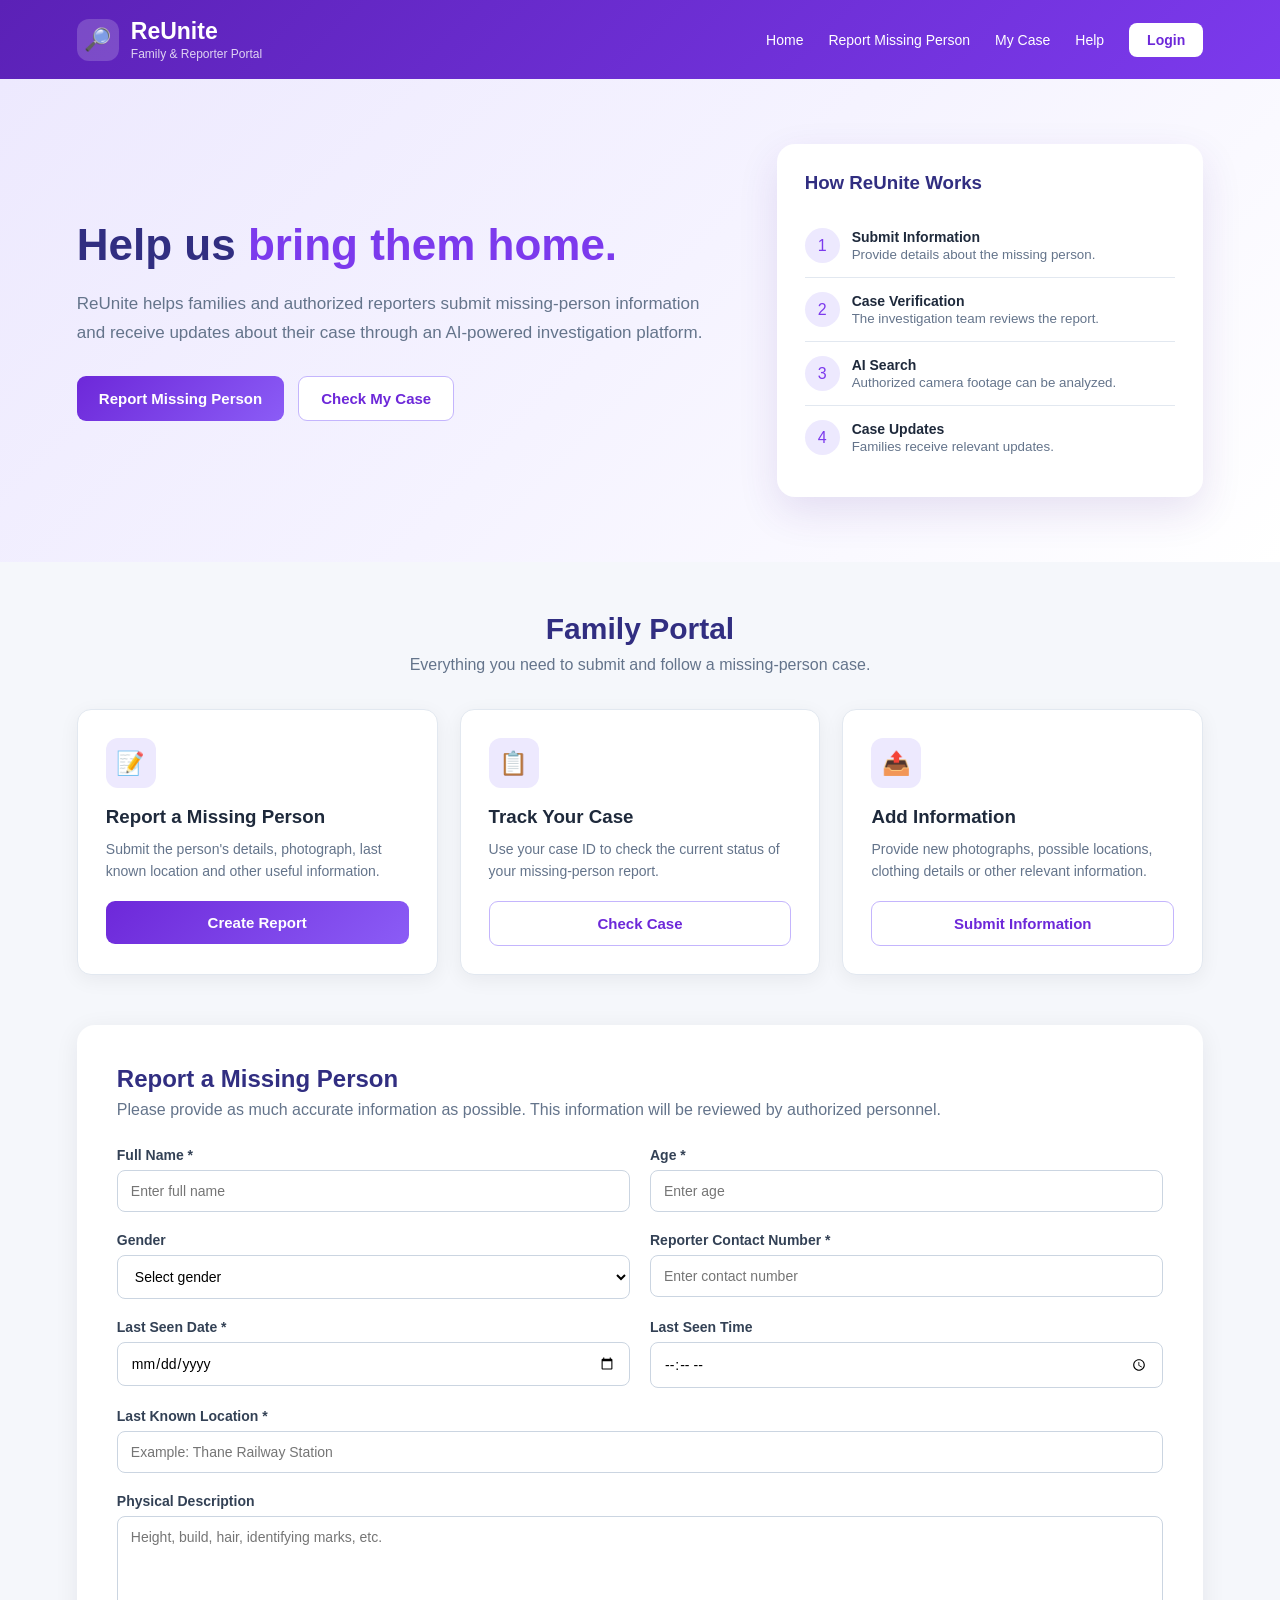
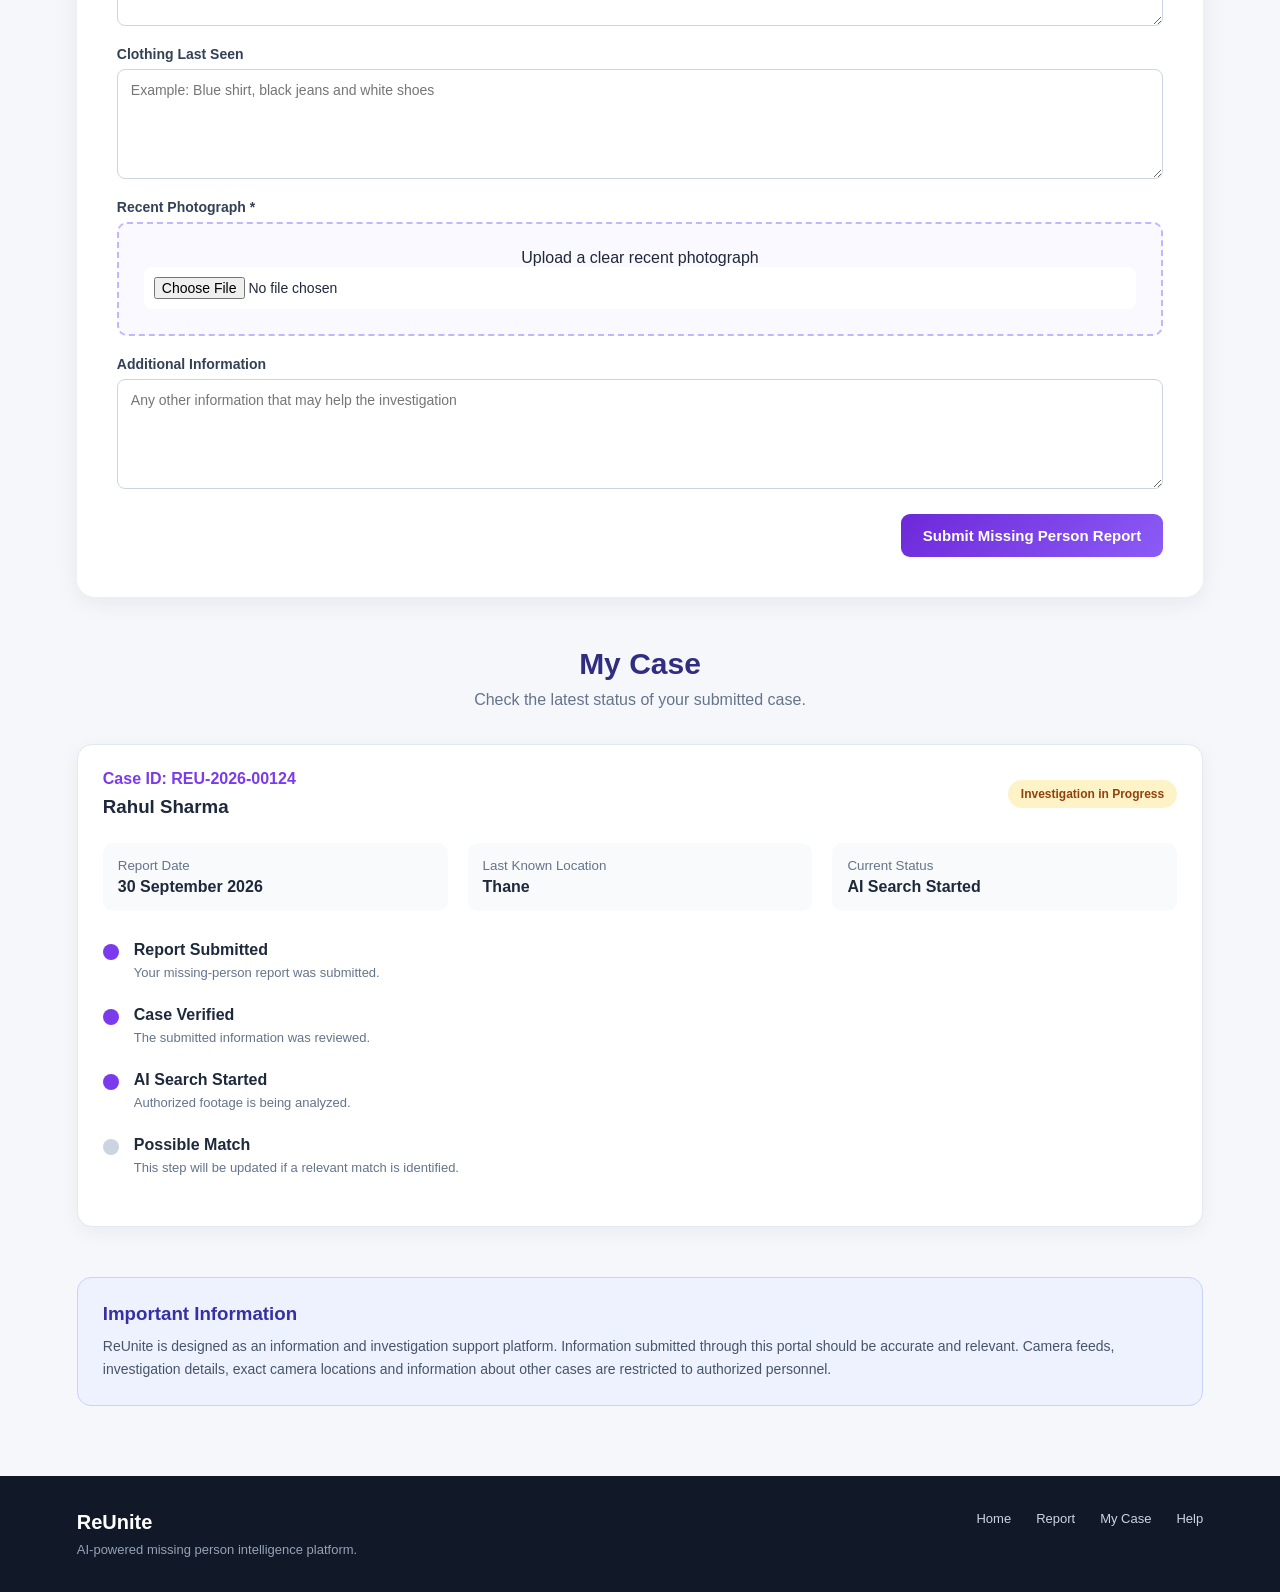
<file: frontend/family.html>
<!DOCTYPE html>
<html lang="en">
<head>
    <meta charset="UTF-8">
    <meta name="viewport" content="width=device-width, initial-scale=1.0">

    <title>ReUnite — Family Portal</title>

    <style>
        * {
            margin: 0;
            padding: 0;
            box-sizing: border-box;
            font-family: Arial, Helvetica, sans-serif;
        }

        body {
            background: #f5f7fb;
            color: #1e293b;
        }

        /* ================= HEADER ================= */

        header {
            background: linear-gradient(135deg, #5b21b6, #7c3aed);
            color: white;
            padding: 18px 6%;
            display: flex;
            align-items: center;
            justify-content: space-between;
            box-shadow: 0 3px 15px rgba(0, 0, 0, 0.15);
        }

        .logo {
            display: flex;
            align-items: center;
            gap: 12px;
        }

        .logo-icon {
            width: 42px;
            height: 42px;
            border-radius: 12px;
            background: rgba(255,255,255,0.18);
            display: flex;
            align-items: center;
            justify-content: center;
            font-size: 22px;
        }

        .logo h1 {
            font-size: 23px;
        }

        .logo span {
            display: block;
            font-size: 12px;
            opacity: 0.8;
            margin-top: 2px;
        }

        nav {
            display: flex;
            gap: 25px;
            align-items: center;
        }

        nav a {
            color: white;
            text-decoration: none;
            font-size: 14px;
            cursor: pointer;
        }

        nav a:hover {
            opacity: 0.75;
        }

        .login-btn {
            background: white;
            color: #6d28d9;
            padding: 9px 18px;
            border-radius: 8px;
            font-weight: 600;
        }

        /* ================= HERO ================= */

        .hero {
            padding: 65px 6%;
            background: linear-gradient(
                135deg,
                #ede9fe,
                #f5f3ff,
                #ffffff
            );
        }

        .hero-content {
            max-width: 1150px;
            margin: auto;
            display: grid;
            grid-template-columns: 1.2fr 0.8fr;
            gap: 60px;
            align-items: center;
        }

        .hero h2 {
            font-size: 44px;
            line-height: 1.15;
            color: #312e81;
            margin-bottom: 20px;
        }

        .hero h2 span {
            color: #7c3aed;
        }

        .hero p {
            color: #64748b;
            font-size: 17px;
            line-height: 1.7;
            max-width: 650px;
            margin-bottom: 28px;
        }

        .hero-buttons {
            display: flex;
            gap: 14px;
            flex-wrap: wrap;
        }

        .primary-btn {
            border: none;
            background: linear-gradient(135deg, #6d28d9, #8b5cf6);
            color: white;
            padding: 13px 22px;
            border-radius: 9px;
            cursor: pointer;
            font-size: 15px;
            font-weight: 600;
        }

        .secondary-btn {
            border: 1px solid #c4b5fd;
            background: white;
            color: #6d28d9;
            padding: 13px 22px;
            border-radius: 9px;
            cursor: pointer;
            font-size: 15px;
            font-weight: 600;
        }

        /* ================= HERO CARD ================= */

        .hero-card {
            background: white;
            border-radius: 18px;
            padding: 28px;
            box-shadow: 0 15px 40px rgba(76, 29, 149, 0.12);
        }

        .hero-card h3 {
            color: #312e81;
            margin-bottom: 20px;
        }

        .status-row {
            display: flex;
            align-items: center;
            gap: 12px;
            padding: 14px 0;
            border-bottom: 1px solid #e2e8f0;
        }

        .status-row:last-child {
            border-bottom: none;
        }

        .status-icon {
            width: 35px;
            height: 35px;
            border-radius: 50%;
            background: #ede9fe;
            color: #7c3aed;
            display: flex;
            align-items: center;
            justify-content: center;
        }

        .status-text strong {
            display: block;
            font-size: 14px;
        }

        .status-text small {
            color: #64748b;
        }

        /* ================= MAIN ================= */

        .container {
            width: 88%;
            max-width: 1200px;
            margin: 50px auto;
        }

        .section-title {
            text-align: center;
            margin-bottom: 35px;
        }

        .section-title h2 {
            color: #312e81;
            font-size: 30px;
            margin-bottom: 10px;
        }

        .section-title p {
            color: #64748b;
        }

        /* ================= CARDS ================= */

        .cards {
            display: grid;
            grid-template-columns: repeat(3, 1fr);
            gap: 22px;
        }

        .card {
            background: white;
            border-radius: 14px;
            padding: 28px;
            box-shadow: 0 5px 20px rgba(15, 23, 42, 0.06);
            border: 1px solid #e2e8f0;
        }

        .card-icon {
            width: 50px;
            height: 50px;
            border-radius: 12px;
            background: #ede9fe;
            color: #7c3aed;
            display: flex;
            align-items: center;
            justify-content: center;
            font-size: 23px;
            margin-bottom: 18px;
        }

        .card h3 {
            color: #1e293b;
            margin-bottom: 10px;
        }

        .card p {
            color: #64748b;
            line-height: 1.6;
            font-size: 14px;
            margin-bottom: 18px;
        }

        .card button {
            width: 100%;
        }

        /* ================= REPORT SECTION ================= */

        .report-section {
            background: white;
            padding: 40px;
            border-radius: 18px;
            box-shadow: 0 5px 25px rgba(15, 23, 42, 0.07);
            margin-top: 45px;
        }

        .report-section h2 {
            color: #312e81;
            margin-bottom: 8px;
        }

        .report-section > p {
            color: #64748b;
            margin-bottom: 28px;
        }

        .form-grid {
            display: grid;
            grid-template-columns: repeat(2, 1fr);
            gap: 20px;
        }

        .form-group {
            display: flex;
            flex-direction: column;
        }

        .form-group.full {
            grid-column: 1 / -1;
        }

        label {
            font-size: 14px;
            font-weight: 600;
            color: #334155;
            margin-bottom: 7px;
        }

        input,
        select,
        textarea {
            width: 100%;
            padding: 12px 13px;
            border: 1px solid #cbd5e1;
            border-radius: 8px;
            outline: none;
            font-size: 14px;
            background: #fff;
        }

        input:focus,
        select:focus,
        textarea:focus {
            border-color: #7c3aed;
            box-shadow: 0 0 0 3px rgba(124, 58, 237, 0.1);
        }

        textarea {
            min-height: 110px;
            resize: vertical;
        }

        .file-box {
            border: 2px dashed #c4b5fd;
            padding: 25px;
            text-align: center;
            border-radius: 10px;
            background: #faf9ff;
        }

        .file-box input {
            border: none;
            padding: 10px;
        }

        .submit-area {
            margin-top: 25px;
            display: flex;
            justify-content: flex-end;
        }

        /* ================= CASE SECTION ================= */

        .case-section {
            margin-top: 50px;
        }

        .case-card {
            background: white;
            border-radius: 15px;
            padding: 25px;
            border: 1px solid #e2e8f0;
            box-shadow: 0 5px 20px rgba(15, 23, 42, 0.05);
        }

        .case-header {
            display: flex;
            justify-content: space-between;
            align-items: center;
            margin-bottom: 25px;
        }

        .case-id {
            color: #7c3aed;
            font-weight: bold;
        }

        .badge {
            background: #fef3c7;
            color: #92400e;
            padding: 7px 13px;
            border-radius: 20px;
            font-size: 12px;
            font-weight: 600;
        }

        .case-info {
            display: grid;
            grid-template-columns: repeat(3, 1fr);
            gap: 20px;
        }

        .info-box {
            background: #f8fafc;
            padding: 15px;
            border-radius: 10px;
        }

        .info-box small {
            color: #64748b;
            display: block;
            margin-bottom: 5px;
        }

        .info-box strong {
            color: #1e293b;
        }

        /* ================= TIMELINE ================= */

        .timeline {
            margin-top: 30px;
            position: relative;
        }

        .timeline-item {
            display: flex;
            gap: 15px;
            margin-bottom: 25px;
        }

        .timeline-dot {
            width: 16px;
            height: 16px;
            background: #7c3aed;
            border-radius: 50%;
            margin-top: 3px;
            flex-shrink: 0;
        }

        .timeline-content strong {
            display: block;
            margin-bottom: 4px;
        }

        .timeline-content span {
            color: #64748b;
            font-size: 13px;
        }

        /* ================= INFO SECTION ================= */

        .safety {
            margin-top: 50px;
            background: #eef2ff;
            border: 1px solid #c7d2fe;
            border-radius: 14px;
            padding: 25px;
        }

        .safety h3 {
            color: #3730a3;
            margin-bottom: 10px;
        }

        .safety p {
            color: #475569;
            line-height: 1.6;
            font-size: 14px;
        }

        /* ================= FOOTER ================= */

        footer {
            margin-top: 70px;
            background: #111827;
            color: #cbd5e1;
            padding: 35px 6%;
        }

        .footer-content {
            max-width: 1200px;
            margin: auto;
            display: flex;
            justify-content: space-between;
            gap: 30px;
        }

        .footer-logo {
            color: white;
            font-size: 20px;
            font-weight: bold;
        }

        footer p {
            margin-top: 8px;
            font-size: 13px;
            color: #94a3b8;
        }

        .footer-links {
            display: flex;
            gap: 25px;
        }

        .footer-links a {
            color: #cbd5e1;
            text-decoration: none;
            font-size: 13px;
        }

        /* ================= MODAL ================= */

        .modal {
            display: none;
            position: fixed;
            inset: 0;
            background: rgba(15, 23, 42, 0.65);
            z-index: 1000;
            align-items: center;
            justify-content: center;
            padding: 20px;
        }

        .modal.active {
            display: flex;
        }

        .modal-content {
            width: 100%;
            max-width: 500px;
            background: white;
            border-radius: 15px;
            padding: 30px;
            position: relative;
        }

        .close {
            position: absolute;
            right: 20px;
            top: 15px;
            font-size: 25px;
            cursor: pointer;
            color: #64748b;
        }

        .modal-content h2 {
            color: #312e81;
            margin-bottom: 20px;
        }

        /* ================= RESPONSIVE ================= */

        @media (max-width: 900px) {

            .hero-content {
                grid-template-columns: 1fr;
            }

            .cards {
                grid-template-columns: 1fr;
            }

            .case-info {
                grid-template-columns: 1fr;
            }

            .form-grid {
                grid-template-columns: 1fr;
            }

            .form-group.full {
                grid-column: auto;
            }

            nav {
                display: none;
            }
        }

        @media (max-width: 600px) {

            .hero {
                padding: 45px 5%;
            }

            .hero h2 {
                font-size: 32px;
            }

            .container {
                width: 92%;
            }

            .report-section {
                padding: 22px;
            }

            .hero-buttons {
                flex-direction: column;
            }

            .hero-buttons button {
                width: 100%;
            }

            .footer-content {
                flex-direction: column;
            }
        }
    </style>
</head>

<body>

<!-- ================= HEADER ================= -->

<header>

    <div class="logo">

        <div class="logo-icon">
            🔎
        </div>

        <div>
            <h1>ReUnite</h1>
            <span>Family & Reporter Portal</span>
        </div>

    </div>

    <nav>

        <a href="#home">Home</a>
        <a href="#report">Report Missing Person</a>
        <a href="#case">My Case</a>
        <a href="#help">Help</a>

        <a href="#" class="login-btn" onclick="openLogin()">
            Login
        </a>

    </nav>

</header>


<!-- ================= HERO ================= -->

<section class="hero" id="home">

    <div class="hero-content">

        <div>

            <h2>
                Help us
                <span>bring them home.</span>
            </h2>

            <p>
                ReUnite helps families and authorized reporters
                submit missing-person information and receive
                updates about their case through an AI-powered
                investigation platform.
            </p>

            <div class="hero-buttons">

                <button
                    class="primary-btn"
                    onclick="scrollToReport()">
                    Report Missing Person
                </button>

                <button
                    class="secondary-btn"
                    onclick="scrollToCase()">
                    Check My Case
                </button>

            </div>

        </div>


        <div class="hero-card">

            <h3>
                How ReUnite Works
            </h3>

            <div class="status-row">

                <div class="status-icon">
                    1
                </div>

                <div class="status-text">

                    <strong>
                        Submit Information
                    </strong>

                    <small>
                        Provide details about the missing person.
                    </small>

                </div>

            </div>


            <div class="status-row">

                <div class="status-icon">
                    2
                </div>

                <div class="status-text">

                    <strong>
                        Case Verification
                    </strong>

                    <small>
                        The investigation team reviews the report.
                    </small>

                </div>

            </div>


            <div class="status-row">

                <div class="status-icon">
                    3
                </div>

                <div class="status-text">

                    <strong>
                        AI Search
                    </strong>

                    <small>
                        Authorized camera footage can be analyzed.
                    </small>

                </div>

            </div>


            <div class="status-row">

                <div class="status-icon">
                    4
                </div>

                <div class="status-text">

                    <strong>
                        Case Updates
                    </strong>

                    <small>
                        Families receive relevant updates.
                    </small>

                </div>

            </div>

        </div>

    </div>

</section>


<!-- ================= FEATURES ================= -->

<section class="container">

    <div class="section-title">

        <h2>
            Family Portal
        </h2>

        <p>
            Everything you need to submit and follow a missing-person case.
        </p>

    </div>


    <div class="cards">

        <div class="card">

            <div class="card-icon">
                📝
            </div>

            <h3>
                Report a Missing Person
            </h3>

            <p>
                Submit the person's details, photograph,
                last known location and other useful information.
            </p>

            <button
                class="primary-btn"
                onclick="scrollToReport()">

                Create Report

            </button>

        </div>


        <div class="card">

            <div class="card-icon">
                📋
            </div>

            <h3>
                Track Your Case
            </h3>

            <p>
                Use your case ID to check the current status
                of your missing-person report.
            </p>

            <button
                class="secondary-btn"
                onclick="scrollToCase()">

                Check Case

            </button>

        </div>


        <div class="card">

            <div class="card-icon">
                📤
            </div>

            <h3>
                Add Information
            </h3>

            <p>
                Provide new photographs, possible locations,
                clothing details or other relevant information.
            </p>

            <button
                class="secondary-btn"
                onclick="openInformationModal()">

                Submit Information

            </button>

        </div>

    </div>

</section>


<!-- ================= REPORT FORM ================= -->

<section class="container" id="report">

    <div class="report-section">

        <h2>
            Report a Missing Person
        </h2>

        <p>
            Please provide as much accurate information as possible.
            This information will be reviewed by authorized personnel.
        </p>


        <form id="missingPersonForm">

            <div class="form-grid">

                <!-- Person Name -->

                <div class="form-group">

                    <label>
                        Full Name *
                    </label>

                    <input
                        type="text"
                        id="personName"
                        placeholder="Enter full name"
                        required>

                </div>


                <!-- Age -->

                <div class="form-group">

                    <label>
                        Age *
                    </label>

                    <input
                        type="number"
                        id="personAge"
                        placeholder="Enter age"
                        min="0"
                        max="120"
                        required>

                </div>


                <!-- Gender -->

                <div class="form-group">

                    <label>
                        Gender
                    </label>

                    <select id="personGender">

                        <option value="">
                            Select gender
                        </option>

                        <option value="Male">
                            Male
                        </option>

                        <option value="Female">
                            Female
                        </option>

                        <option value="Other">
                            Other
                        </option>

                    </select>

                </div>


                <!-- Contact -->

                <div class="form-group">

                    <label>
                        Reporter Contact Number *
                    </label>

                    <input
                        type="tel"
                        id="contactNumber"
                        placeholder="Enter contact number"
                        required>

                </div>


                <!-- Last Seen Date -->

                <div class="form-group">

                    <label>
                        Last Seen Date *
                    </label>

                    <input
                        type="date"
                        id="lastSeenDate"
                        required>

                </div>


                <!-- Last Seen Time -->

                <div class="form-group">

                    <label>
                        Last Seen Time
                    </label>

                    <input
                        type="time"
                        id="lastSeenTime">

                </div>


                <!-- Location -->

                <div class="form-group full">

                    <label>
                        Last Known Location *
                    </label>

                    <input
                        type="text"
                        id="lastSeenLocation"
                        placeholder="Example: Thane Railway Station"
                        required>

                </div>


                <!-- Physical Description -->

                <div class="form-group full">

                    <label>
                        Physical Description
                    </label>

                    <textarea
                        id="physicalDescription"
                        placeholder="Height, build, hair, identifying marks, etc."></textarea>

                </div>


                <!-- Clothing -->

                <div class="form-group full">

                    <label>
                        Clothing Last Seen
                    </label>

                    <textarea
                        id="clothing"
                        placeholder="Example: Blue shirt, black jeans and white shoes"></textarea>

                </div>


                <!-- Photo -->

                <div class="form-group full">

                    <label>
                        Recent Photograph *
                    </label>

                    <div class="file-box">

                        <p>
                            Upload a clear recent photograph
                        </p>

                        <input
                            type="file"
                            id="personPhoto"
                            accept="image/*"
                            required>

                    </div>

                </div>


                <!-- Additional Information -->

                <div class="form-group full">

                    <label>
                        Additional Information
                    </label>

                    <textarea
                        id="additionalInfo"
                        placeholder="Any other information that may help the investigation"></textarea>

                </div>

            </div>


            <div class="submit-area">

                <button
                    type="submit"
                    class="primary-btn">

                    Submit Missing Person Report

                </button>

            </div>

        </form>

    </div>

</section>


<!-- ================= CASE STATUS ================= -->

<section class="container case-section" id="case">

    <div class="section-title">

        <h2>
            My Case
        </h2>

        <p>
            Check the latest status of your submitted case.
        </p>

    </div>


    <div class="case-card">

        <div class="case-header">

            <div>

                <div class="case-id">
                    Case ID: REU-2026-00124
                </div>

                <h3 style="margin-top:8px;">
                    Rahul Sharma
                </h3>

            </div>

            <span class="badge">
                Investigation in Progress
            </span>

        </div>


        <div class="case-info">

            <div class="info-box">

                <small>
                    Report Date
                </small>

                <strong>
                    30 September 2026
                </strong>

            </div>


            <div class="info-box">

                <small>
                    Last Known Location
                </small>

                <strong>
                    Thane
                </strong>

            </div>


            <div class="info-box">

                <small>
                    Current Status
                </small>

                <strong>
                    AI Search Started
                </strong>

            </div>

        </div>


        <!-- Timeline -->

        <div class="timeline">

            <div class="timeline-item">

                <div class="timeline-dot"></div>

                <div class="timeline-content">

                    <strong>
                        Report Submitted
                    </strong>

                    <span>
                        Your missing-person report was submitted.
                    </span>

                </div>

            </div>


            <div class="timeline-item">

                <div class="timeline-dot"></div>

                <div class="timeline-content">

                    <strong>
                        Case Verified
                    </strong>

                    <span>
                        The submitted information was reviewed.
                    </span>

                </div>

            </div>


            <div class="timeline-item">

                <div class="timeline-dot"></div>

                <div class="timeline-content">

                    <strong>
                        AI Search Started
                    </strong>

                    <span>
                        Authorized footage is being analyzed.
                    </span>

                </div>

            </div>


            <div class="timeline-item">

                <div
                    class="timeline-dot"
                    style="background:#cbd5e1;">
                </div>

                <div class="timeline-content">

                    <strong>
                        Possible Match
                    </strong>

                    <span>
                        This step will be updated if a relevant match is identified.
                    </span>

                </div>

            </div>

        </div>

    </div>

</section>


<!-- ================= SAFETY ================= -->

<section class="container" id="help">

    <div class="safety">

        <h3>
            Important Information
        </h3>

        <p>
            ReUnite is designed as an information and investigation
            support platform. Information submitted through this portal
            should be accurate and relevant. Camera feeds, investigation
            details, exact camera locations and information about other
            cases are restricted to authorized personnel.
        </p>

    </div>

</section>


<!-- ================= FOOTER ================= -->

<footer>

    <div class="footer-content">

        <div>

            <div class="footer-logo">
                ReUnite
            </div>

            <p>
                AI-powered missing person intelligence platform.
            </p>

        </div>


        <div class="footer-links">

            <a href="#home">
                Home
            </a>

            <a href="#report">
                Report
            </a>

            <a href="#case">
                My Case
            </a>

            <a href="#help">
                Help
            </a>

        </div>

    </div>

</footer>


<!-- ================= LOGIN MODAL ================= -->

<div class="modal" id="loginModal">

    <div class="modal-content">

        <span
            class="close"
            onclick="closeLogin()">
            &times;
        </span>

        <h2>
            Family Portal Login
        </h2>

        <div class="form-group">

            <label>
                Registered Mobile Number
            </label>

            <input
                type="tel"
                id="loginPhone"
                placeholder="Enter mobile number">

        </div>

        <br>

        <div class="form-group">

            <label>
                Case ID
            </label>

            <input
                type="text"
                id="loginCase"
                placeholder="Example: REU-2026-00124">

        </div>

        <br>

        <button
            class="primary-btn"
            style="width:100%;"
            onclick="loginFamily()">

            Continue

        </button>

    </div>

</div>


<!-- ================= INFORMATION MODAL ================= -->

<div class="modal" id="informationModal">

    <div class="modal-content">

        <span
            class="close"
            onclick="closeInformationModal()">
            &times;
        </span>

        <h2>
            Submit Additional Information
        </h2>

        <div class="form-group">

            <label>
                Case ID
            </label>

            <input
                type="text"
                id="informationCase"
                placeholder="REU-2026-00124">

        </div>

        <br>

        <div class="form-group">

            <label>
                New Information
            </label>

            <textarea
                id="newInformation"
                placeholder="Enter any new information..."></textarea>

        </div>

        <br>

        <div class="form-group">

            <label>
                Supporting Photo
            </label>

            <input
                type="file"
                id="supportingPhoto"
                accept="image/*">

        </div>

        <br>

        <button
            class="primary-btn"
            style="width:100%;"
            onclick="submitInformation()">

            Submit Information

        </button>

    </div>

</div>


<!-- ================= JAVASCRIPT ================= -->

<script>

    /* ================= SCROLL FUNCTIONS ================= */

    function scrollToReport() {

        document
            .getElementById("report")
            .scrollIntoView({
                behavior: "smooth"
            });

    }


    function scrollToCase() {

        document
            .getElementById("case")
            .scrollIntoView({
                behavior: "smooth"
            });

    }


    /* ================= LOGIN ================= */

    function openLogin() {

        document
            .getElementById("loginModal")
            .classList
            .add("active");

    }


    function closeLogin() {

        document
            .getElementById("loginModal")
            .classList
            .remove("active");

    }


    function loginFamily() {

        const phone =
            document.getElementById("loginPhone").value;

        const caseId =
            document.getElementById("loginCase").value;

        if (!phone || !caseId) {

            alert(
                "Please enter your mobile number and case ID."
            );

            return;

        }

        alert(
            "Login functionality will be connected to the ReUnite backend."
        );

        closeLogin();

    }


    /* ================= INFORMATION MODAL ================= */

    function openInformationModal() {

        document
            .getElementById("informationModal")
            .classList
            .add("active");

    }


    function closeInformationModal() {

        document
            .getElementById("informationModal")
            .classList
            .remove("active");

    }


    function submitInformation() {

        const caseId =
            document.getElementById("informationCase").value;

        const information =
            document.getElementById("newInformation").value;

        if (!caseId || !information) {

            alert(
                "Please enter the case ID and information."
            );

            return;

        }

        alert(
            "Information submitted successfully. Backend integration will store this information."
        );

        closeInformationModal();

    }


    /* ================= REPORT FORM ================= */

    document
        .getElementById("missingPersonForm")
        .addEventListener("submit", function(event) {

            event.preventDefault();

            const name =
                document.getElementById("personName").value;

            const age =
                document.getElementById("personAge").value;

            const location =
                document.getElementById("lastSeenLocation").value;

            if (!name || !age || !location) {

                alert(
                    "Please fill all required fields."
                );

                return;

            }

            /*
                FRONTEND DEMO

                Later this section will call:

                POST /api/v1/family/reports

                using fetch() or your existing api.js.
            */

            const caseId =
                "REU-" +
                new Date().getFullYear() +
                "-" +
                Math.floor(
                    10000 + Math.random() * 90000
                );

            alert(
                "Missing person report submitted successfully!\n\n" +
                "Your Case ID: " + caseId
            );

            this.reset();

            document
                .getElementById("case")
                .scrollIntoView({
                    behavior: "smooth"
                });

        });


    /* ================= CLOSE MODAL ON OUTSIDE CLICK ================= */

    window.addEventListener("click", function(event) {

        const loginModal =
            document.getElementById("loginModal");

        const informationModal =
            document.getElementById("informationModal");

        if (event.target === loginModal) {

            closeLogin();

        }

        if (event.target === informationModal) {

            closeInformationModal();

        }

    });

</script>

</body>
</html>
</file>
